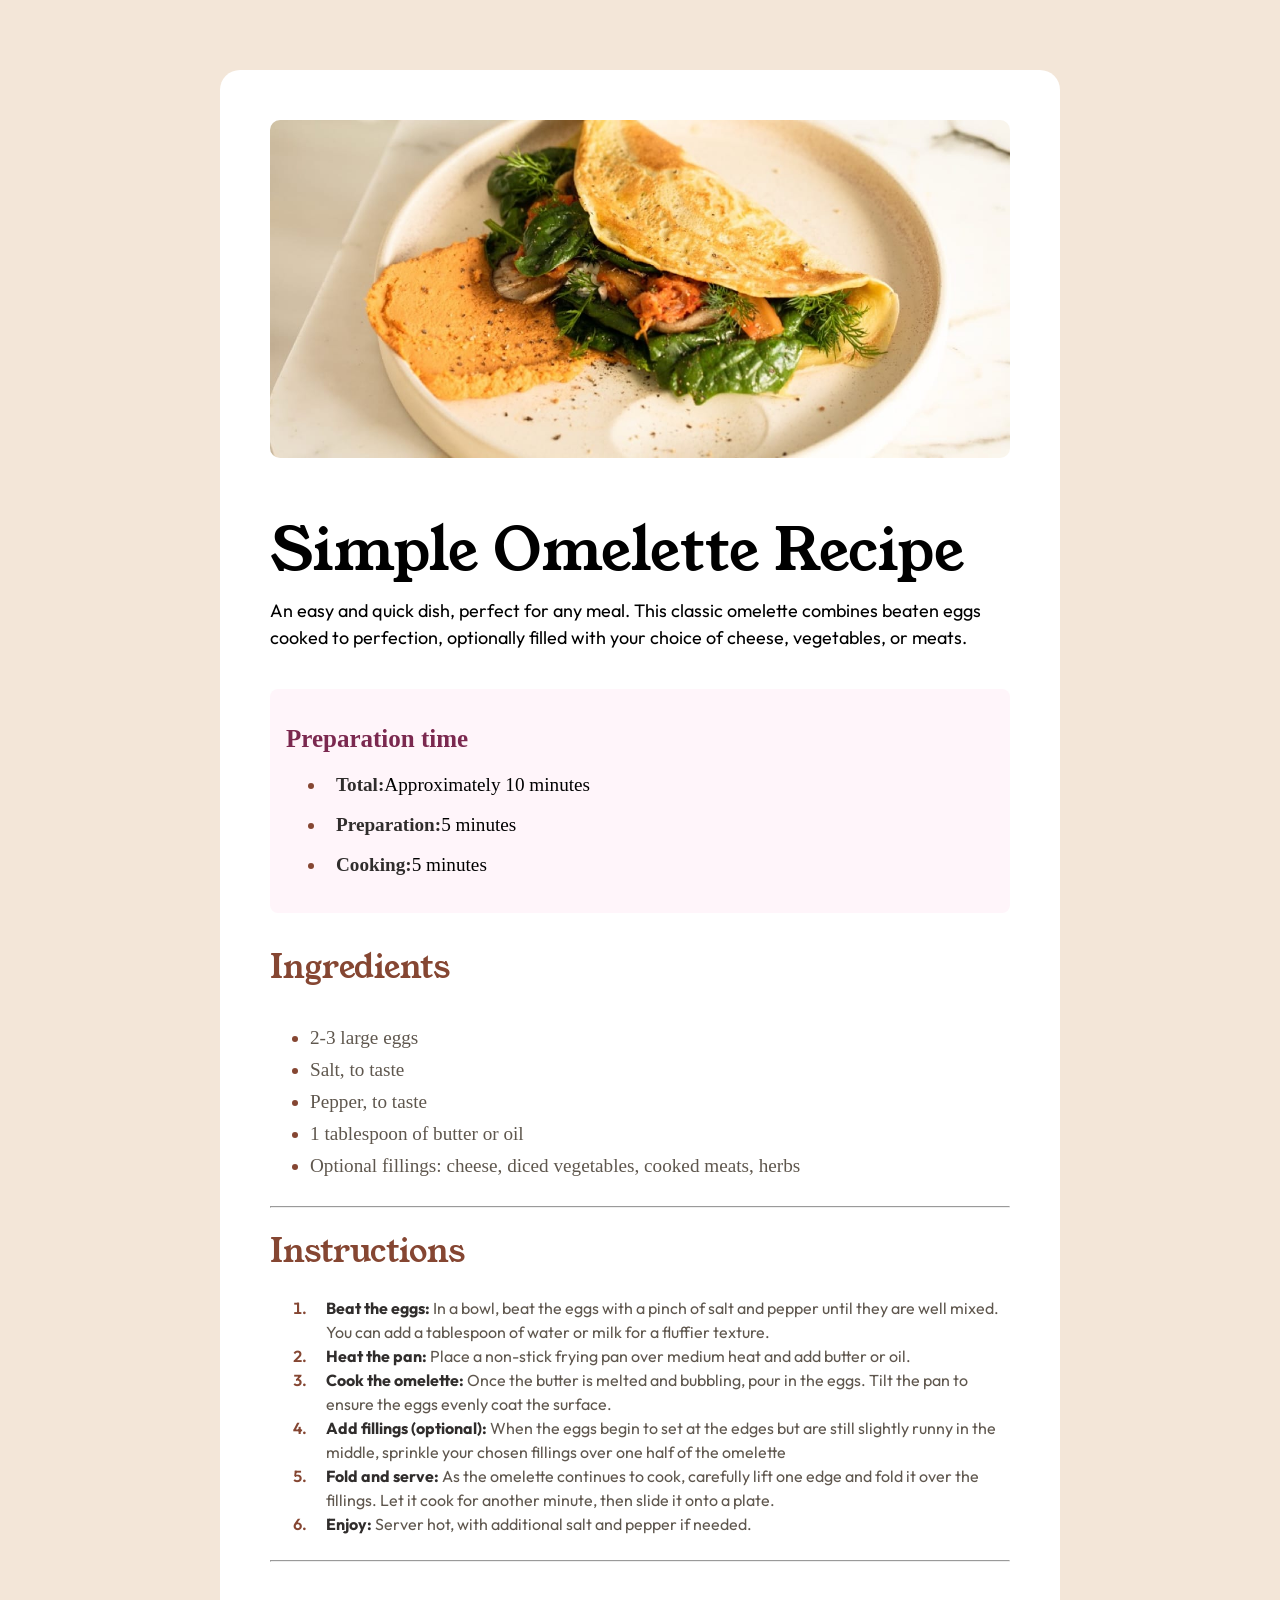
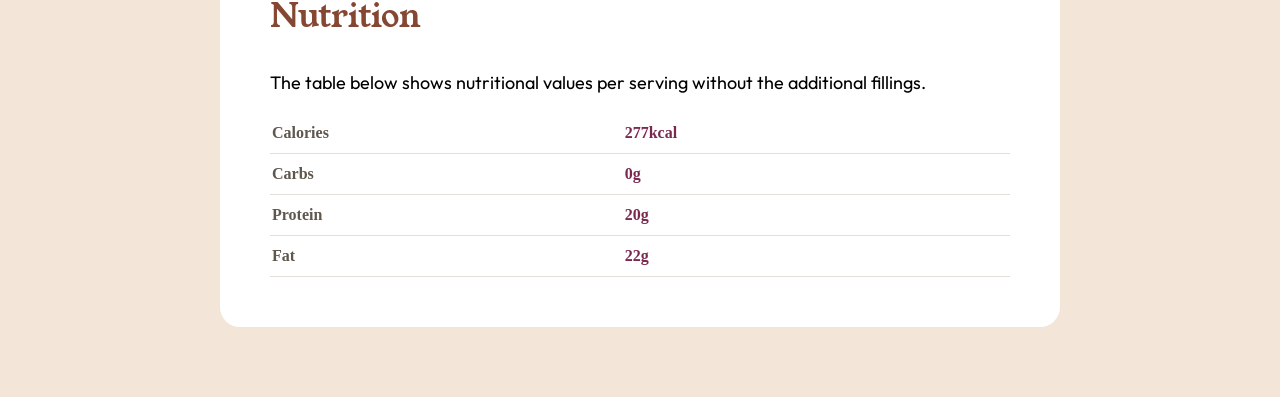
<file: index.html>
<!DOCTYPE html>
<html lang="en">
<head>
    <meta charset="UTF-8">
    <meta name="viewport" content="width=device-width, initial-scale=1.0">
    <link rel="preconnect" href="https://fonts.googleapis.com">
    <link rel="preconnect" href="https://fonts.gstatic.com" crossorigin>
    <link href="https://fonts.googleapis.com/css2?family=Young+Serif&display=swap" rel="stylesheet">
    <link rel="preconnect" href="https://fonts.googleapis.com">
    <link rel="preconnect" href="https://fonts.gstatic.com" crossorigin>
    <link href="https://fonts.googleapis.com/css2?family=Outfit:wght@100..900&display=swap" rel="stylesheet">
    <title>Simple Omelette Recipe</title>
    <link rel="stylesheet" href="Styles.css">
</head>
    
<body>
       

    <main class="card">
           <img class="image-card" src="image-omelette.jpeg" alt="Simple Omelette Recipe">
        <section class="text-box">
            <h1>Simple Omelette Recipe</h1>

            <p>An easy and quick dish, perfect for any meal. This classic omelette combines beaten eggs cooked to perfection, optionally filled with your choice of cheese, vegetables, or meats.</p>
        </section>
                    
        <div class = "preparation-box">
            <h2>Preparation time</h2>
            <ul>
                <li><strong class="text-bold">Total:</strong>Approximately 10 minutes</li>
                <li><strong class="text-bold">Preparation:</strong>5 minutes</li>
                <li><strong class="text-bold">Cooking:</strong>5 minutes</li>
            </ul>
        </div>
        <section class="box-ingredients">
            <h3>Ingredients</h3>
            <ul>
                <li>2-3 large eggs</li>
                <li>Salt, to taste</li>
                <li>Pepper, to taste </li>
                <li>1 tablespoon of butter or oil</li>
                <li>Optional fillings: cheese, diced vegetables, cooked meats, herbs</li>
            </ul>
        </section>
    
    

        <section class="box-intructions">
        <hr>
            <h3>Instructions</h3>
        <ol>
            <li>
                <strong class = "text-bold">Beat the eggs:</strong> In a bowl, beat the eggs with a pinch of salt and pepper until they are well mixed. You can add a tablespoon of water or milk for a fluffier texture.
            <li>
                <strong class = "text-bold">Heat the pan: </strong> Place a non-stick frying pan over medium heat and add butter or oil.
            </li>
            <li>
                <strong class = "text-bold">Cook the omelette: </strong> Once the butter is melted and bubbling, pour in the eggs. Tilt the pan to ensure the eggs evenly coat the surface.
            </li>
            <li>
                <strong class = "text-bold">Add fillings (optional): </strong> When the eggs begin to set at the edges but are still slightly runny in the middle, sprinkle your chosen fillings over one half of the omelette
            </li>
            <li>
                <strong class = "text-bold">Fold and serve:</strong> As the omelette continues to cook, carefully lift one edge and fold it over the fillings. Let it cook for another minute, then slide it onto a plate.
            </li>
            <li>
            <strong class = "text-bold">Enjoy:</strong> Server hot, with additional salt and pepper if needed.
            </li>
        </ol>
        </section>
         
        

        <section class="box-Nutrition">
            <hr>
            <h3>Nutrition</h3>
            <p>The table below shows nutritional values per serving without the additional fillings.</p>
           
            <table class="box-table">
                <tr>
                    <th class="type">Calories</th>
                    <td class="value">277kcal</td>
                </tr>
                <tr>
                    <th class="type">Carbs</th>
                    <td class="value">0g</td>
                </tr>
                <tr>
                    <th class="type">Protein</th>
                    <td class="value">20g</td>
                </tr>
                <tr>  
                    <th class="type">Fat</th>
                    <td class="value">22g</td>
                </tr>
            </table>
        </section>
    </main>
    
</body>
</html>
</file>
<file: Styles.css>
/* global variables */
:root{
    ---White: hsl(0, 0%, 100%);
    --Stone-100: hsl(30, 54%, 90%);
    --Stone-150: hsl(30, 18%, 87%);
    --Stone-600: hsl(30, 10%, 34%);
    --Stone-900: hsl(24, 5%, 18%);
    --Brown-800: hsl(14, 45%, 36%);
    --Rose-800: hsl(332, 51%, 32%);
    --Rose-50: hsl(330, 100%, 98%);
}

/* Global Typography */
body{
    font-size: 16px;
    background-color: var(--Stone-100);
    display: flex;
    justify-content: center;
    align-items: center;
    flex-direction: column;
    margin: 0;

}

.image-card{
    border-radius: 10px;

}


.text-bold{
    color: var(--Stone-900);

}

.text-box h1{
    font-size: 3.7rem;
    font-family: "Young Serif", serif;
    font-weight: 400;
    margin-bottom: 5px;

}

.text-box p{
    margin-top: 5px;
    line-height: 1.5;

}

/* Main Components */

.card{
    background-color: var(---White);
    width: 100%;
    max-width: 740px;
    padding: 50px;
    border-radius: 20px;
    display: flex;
    flex-direction: column;
    margin: 70px;

}


.preparation-box {
    background-color: var(--Rose-50);
    border-radius: 0.5rem;
    padding: 1rem;
    margin-top: 20px;

}

.preparation-box li{
    line-height: 2rem;
    margin-top: 8px;
    padding-left: 10px;
    font-size: 1.2rem;

}

.box-ingredients li {
    line-height: 2rem;
    font-size: 1.2rem;
    color: var(--Stone-600);
    
}

.box-intructions{
    line-height: 1.5rem;
    font-size: 1.0rem;
    font-family: 'Outfit',sans-serif;
    color: var(--Stone-600);
   
}

.box-intructions li {
    padding-left: 1rem;
}

table{
    border-collapse: collapse;
    width: 100%;

    tr{
        border: 1px solid transparent;
        border-bottom: 1px solid var(--Stone-150);
        text-align: left;
        td{
            padding: 11px 32px;
            padding-left: 2rem;
            
        }
    }
    .type{
        color: var(--Stone-600);
        padding-right: 2rem;

    }
    .value{
        color: var(--Rose-800);
        font-weight: bold;

    }
}

/* Typography */

h2{
    font-size: 25px;
    color: var(--Rose-800);
    margin-bottom: 0px;
}

h3{
    font-size: 2rem;
    color: var(--Brown-800);
    font-family: "Young Serif", serif;
    font-weight: 400;
}

p{
    font-size: 18px;
    font-family:'Outfit',sans-serif;
}

li::marker {
    color: var(--Brown-800);
    font-weight: 600;
}

/* Media Queries */

@media (max-width: 375px) {
    .card{
        padding: 0px;
        margin: 0px;
    }
    .text-box{
        padding: 10px;
        margin: 2px;
    }

    .text-box h1{
    font-size: 2rem;
    padding: 10px;
    margin: 10px;

    }

    .text-box p {
        font-size: 18px;
        padding: 10px;
        margin: 10px;

    }

    .preparation-box{
        padding: 15px;
        margin: 20px;
    }

    .box-ingredients{
        padding: 10px;
        margin: 10px;
    }
    
    .box-ingredients li{
        padding-left: 1rem;
        margin-bottom: 2px;
    }

    hr{
        width: 90%;
    }

}

@media (max-width: 375px) {
    .box-intructions{
        padding: 12px;
        margin: 10px;
    }

    .box-intructions h3{
        padding: 11px;
        margin: 11px;
    }

    .box-intructions li{
       margin-bottom: 10px;
       font-size: 15px;
    }

    .box-Nutrition h3{
        padding: 10px;
        margin: 10px;
    }
    .box-Nutrition p{
        display: flex;
        flex-direction: column;
        padding: 6px;
        margin: 6px;

    }
    .box-table{
        margin-left: auto;
        margin-right: auto;
        width: 260px;
    }

}
</file>
